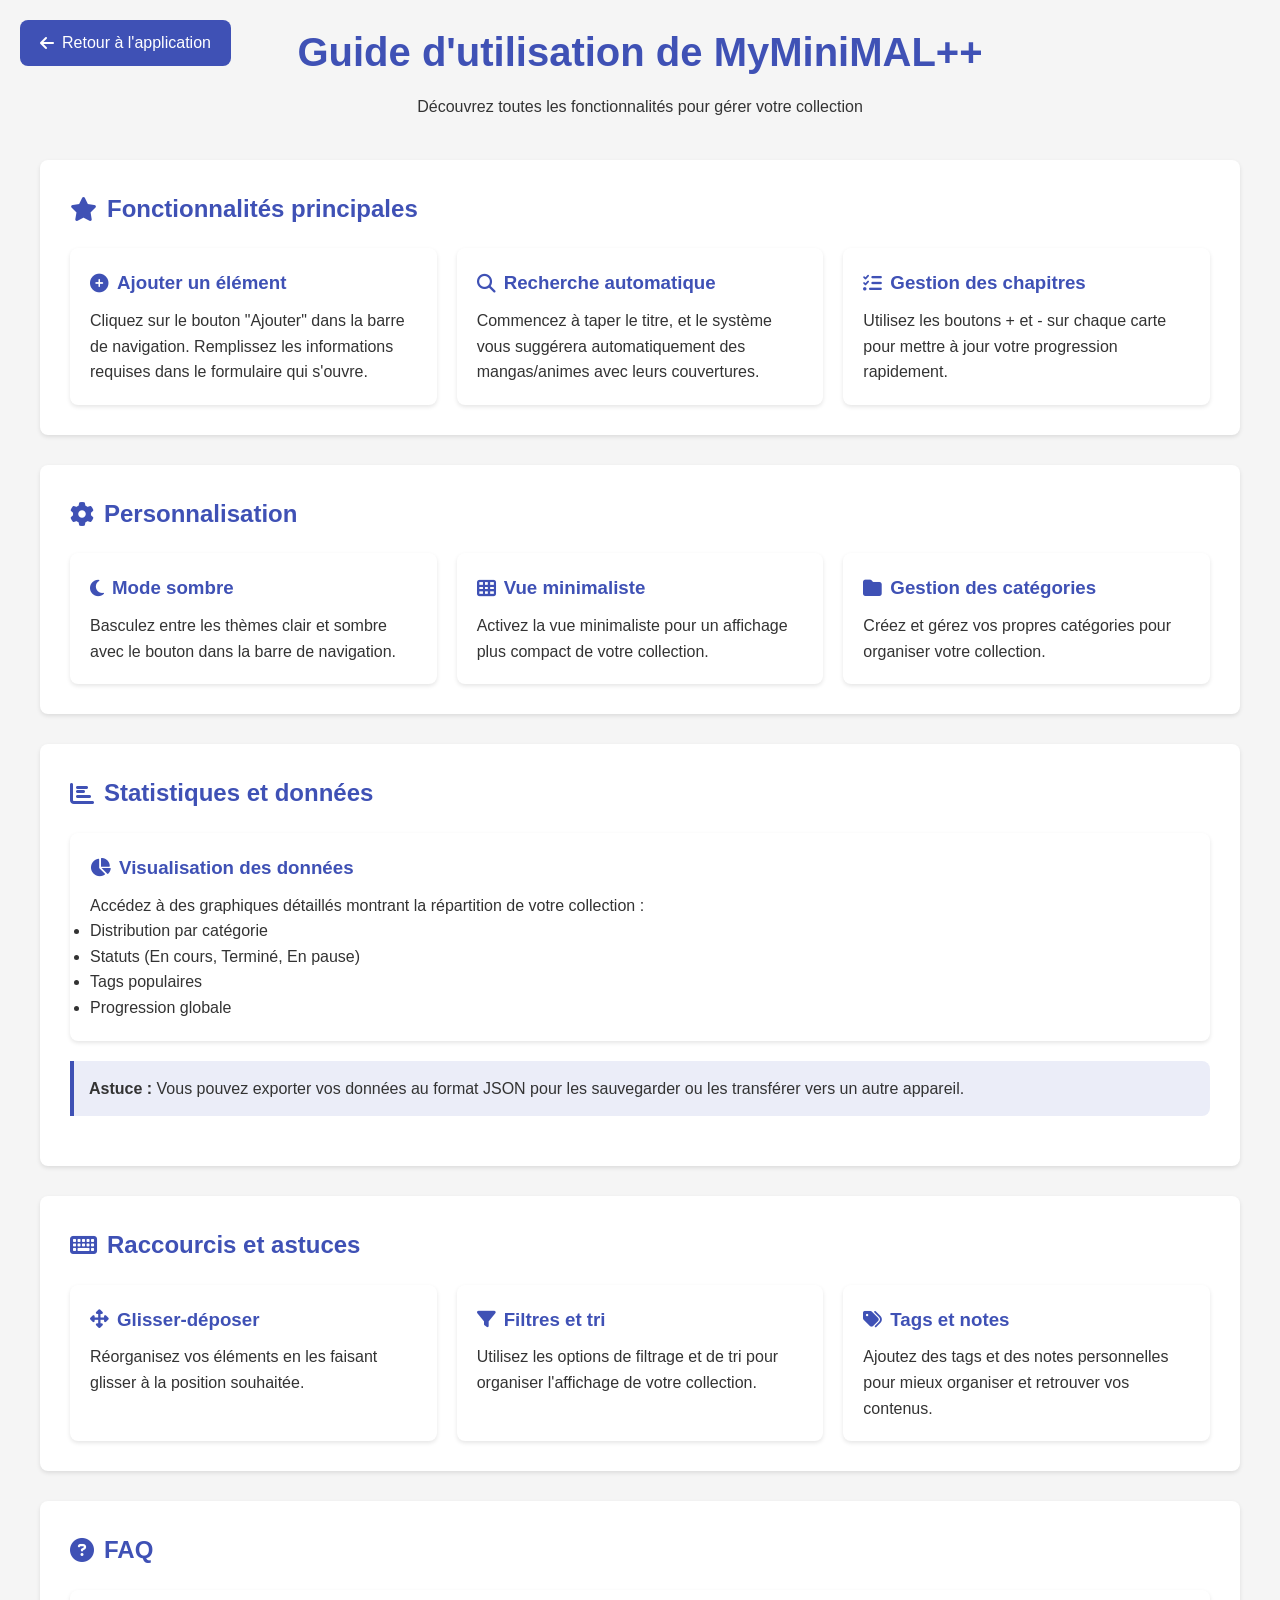
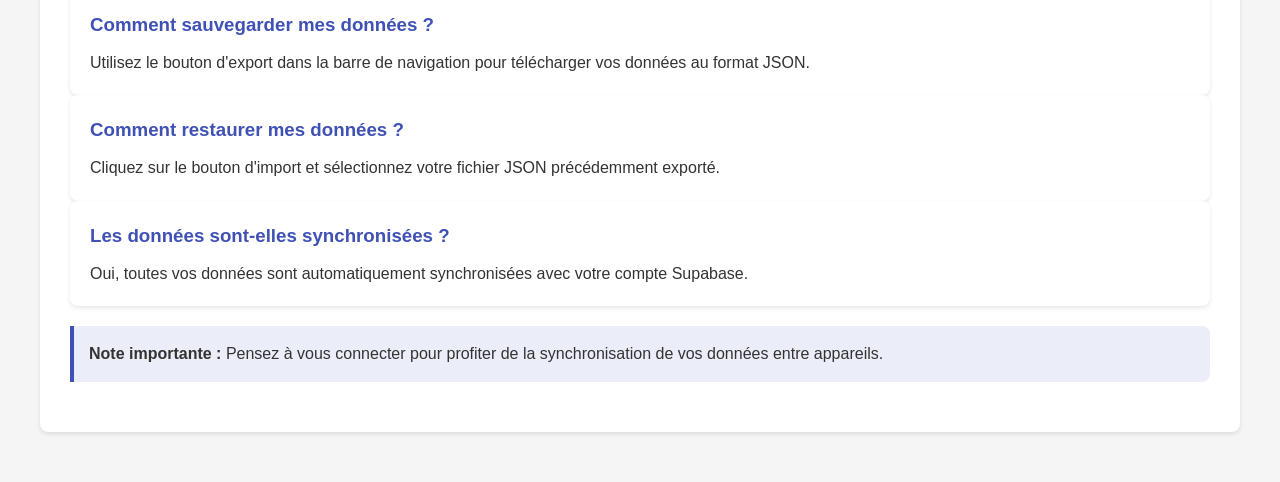
<file: tutorial.html>
<!DOCTYPE html>
<html lang="fr">
<head>
    <meta charset="UTF-8">
    <meta name="viewport" content="width=device-width, initial-scale=1.0">
    <title>MyMiniMAL++ - Tutoriel</title>
    <link rel="stylesheet" href="https://cdnjs.cloudflare.com/ajax/libs/font-awesome/6.5.1/css/all.min.css">
    <style>
        :root {
            --primary-color: #3F51B5;
            --text-color: #333;
            --bg-color: #f5f5f5;
            --card-bg: #fff;
            --shadow: 0 2px 4px rgba(0,0,0,0.1);
            --border-radius: 8px;
        }

        body.dark-mode {
            --text-color: #fff;
            --bg-color: #1a1a1a;
            --card-bg: #2d2d2d;
        }

        * {
            margin: 0;
            padding: 0;
            box-sizing: border-box;
        }

        body {
            font-family: 'Roboto', sans-serif;
            line-height: 1.6;
            color: var(--text-color);
            background: var(--bg-color);
            padding: 20px;
        }

        .container {
            max-width: 1200px;
            margin: 0 auto;
        }

        .header {
            text-align: center;
            margin-bottom: 40px;
        }

        .header h1 {
            color: var(--primary-color);
            font-size: 2.5rem;
            margin-bottom: 10px;
        }

        .back-button {
            position: fixed;
            top: 20px;
            left: 20px;
            padding: 10px 20px;
            background: var(--primary-color);
            color: white;
            border: none;
            border-radius: var(--border-radius);
            cursor: pointer;
            text-decoration: none;
            display: flex;
            align-items: center;
            gap: 8px;
            z-index: 100;
        }

        .section {
            background: var(--card-bg);
            padding: 30px;
            margin-bottom: 30px;
            border-radius: var(--border-radius);
            box-shadow: var(--shadow);
        }

        .section h2 {
            color: var(--primary-color);
            margin-bottom: 20px;
            display: flex;
            align-items: center;
            gap: 10px;
        }

        .feature-grid {
            display: grid;
            grid-template-columns: repeat(auto-fit, minmax(280px, 1fr));
            gap: 20px;
            margin-top: 20px;
        }

        .feature-card {
            background: var(--card-bg);
            padding: 20px;
            border-radius: var(--border-radius);
            box-shadow: var(--shadow);
        }

        .feature-card h3 {
            color: var(--primary-color);
            margin-bottom: 10px;
            display: flex;
            align-items: center;
            gap: 8px;
        }

        .tip {
            background: rgba(63, 81, 181, 0.1);
            padding: 15px;
            border-left: 4px solid var(--primary-color);
            margin: 20px 0;
            border-radius: 0 var(--border-radius) var(--border-radius) 0;
        }

        img {
            max-width: 100%;
            height: auto;
            border-radius: var(--border-radius);
            margin: 20px 0;
        }

        @media (max-width: 768px) {
            .header h1 {
                font-size: 2rem;
            }

            .section {
                padding: 20px;
            }

            .feature-grid {
                grid-template-columns: 1fr;
            }
        }
    </style>
</head>
<body>
    <a href="index.html" class="back-button">
        <i class="fas fa-arrow-left"></i>
        Retour à l'application
    </a>

    <div class="container">
        <header class="header">
            <h1>Guide d'utilisation de MyMiniMAL++</h1>
            <p>Découvrez toutes les fonctionnalités pour gérer votre collection</p>
        </header>

        <section class="section">
            <h2><i class="fas fa-star"></i> Fonctionnalités principales</h2>
            <div class="feature-grid">
                <div class="feature-card">
                    <h3><i class="fas fa-plus-circle"></i> Ajouter un élément</h3>
                    <p>Cliquez sur le bouton "Ajouter" dans la barre de navigation. Remplissez les informations requises dans le formulaire qui s'ouvre.</p>
                </div>

                <div class="feature-card">
                    <h3><i class="fas fa-search"></i> Recherche automatique</h3>
                    <p>Commencez à taper le titre, et le système vous suggérera automatiquement des mangas/animes avec leurs couvertures.</p>
                </div>

                <div class="feature-card">
                    <h3><i class="fas fa-tasks"></i> Gestion des chapitres</h3>
                    <p>Utilisez les boutons + et - sur chaque carte pour mettre à jour votre progression rapidement.</p>
                </div>
            </div>
        </section>

        <section class="section">
            <h2><i class="fas fa-cog"></i> Personnalisation</h2>
            <div class="feature-grid">
                <div class="feature-card">
                    <h3><i class="fas fa-moon"></i> Mode sombre</h3>
                    <p>Basculez entre les thèmes clair et sombre avec le bouton dans la barre de navigation.</p>
                </div>

                <div class="feature-card">
                    <h3><i class="fas fa-th"></i> Vue minimaliste</h3>
                    <p>Activez la vue minimaliste pour un affichage plus compact de votre collection.</p>
                </div>

                <div class="feature-card">
                    <h3><i class="fas fa-folder"></i> Gestion des catégories</h3>
                    <p>Créez et gérez vos propres catégories pour organiser votre collection.</p>
                </div>
            </div>
        </section>

        <section class="section">
            <h2><i class="fas fa-chart-bar"></i> Statistiques et données</h2>
            
            <div class="feature-card">
                <h3><i class="fas fa-chart-pie"></i> Visualisation des données</h3>
                <p>Accédez à des graphiques détaillés montrant la répartition de votre collection :</p>
                <ul>
                    <li>Distribution par catégorie</li>
                    <li>Statuts (En cours, Terminé, En pause)</li>
                    <li>Tags populaires</li>
                    <li>Progression globale</li>
                </ul>
            </div>

            <div class="tip">
                <strong>Astuce :</strong> Vous pouvez exporter vos données au format JSON pour les sauvegarder ou les transférer vers un autre appareil.
            </div>
        </section>

        <section class="section">
            <h2><i class="fas fa-keyboard"></i> Raccourcis et astuces</h2>
            <div class="feature-grid">
                <div class="feature-card">
                    <h3><i class="fas fa-arrows-alt"></i> Glisser-déposer</h3>
                    <p>Réorganisez vos éléments en les faisant glisser à la position souhaitée.</p>
                </div>

                <div class="feature-card">
                    <h3><i class="fas fa-filter"></i> Filtres et tri</h3>
                    <p>Utilisez les options de filtrage et de tri pour organiser l'affichage de votre collection.</p>
                </div>

                <div class="feature-card">
                    <h3><i class="fas fa-tags"></i> Tags et notes</h3>
                    <p>Ajoutez des tags et des notes personnelles pour mieux organiser et retrouver vos contenus.</p>
                </div>
            </div>
        </section>

        <section class="section">
            <h2><i class="fas fa-question-circle"></i> FAQ</h2>
            
            <div class="feature-card">
                <h3>Comment sauvegarder mes données ?</h3>
                <p>Utilisez le bouton d'export dans la barre de navigation pour télécharger vos données au format JSON.</p>
            </div>

            <div class="feature-card">
                <h3>Comment restaurer mes données ?</h3>
                <p>Cliquez sur le bouton d'import et sélectionnez votre fichier JSON précédemment exporté.</p>
            </div>

            <div class="feature-card">
                <h3>Les données sont-elles synchronisées ?</h3>
                <p>Oui, toutes vos données sont automatiquement synchronisées avec votre compte Supabase.</p>
            </div>

            <div class="tip">
                <strong>Note importante :</strong> Pensez à vous connecter pour profiter de la synchronisation de vos données entre appareils.
            </div>
        </section>
    </div>
</body>
</html>
</file>
